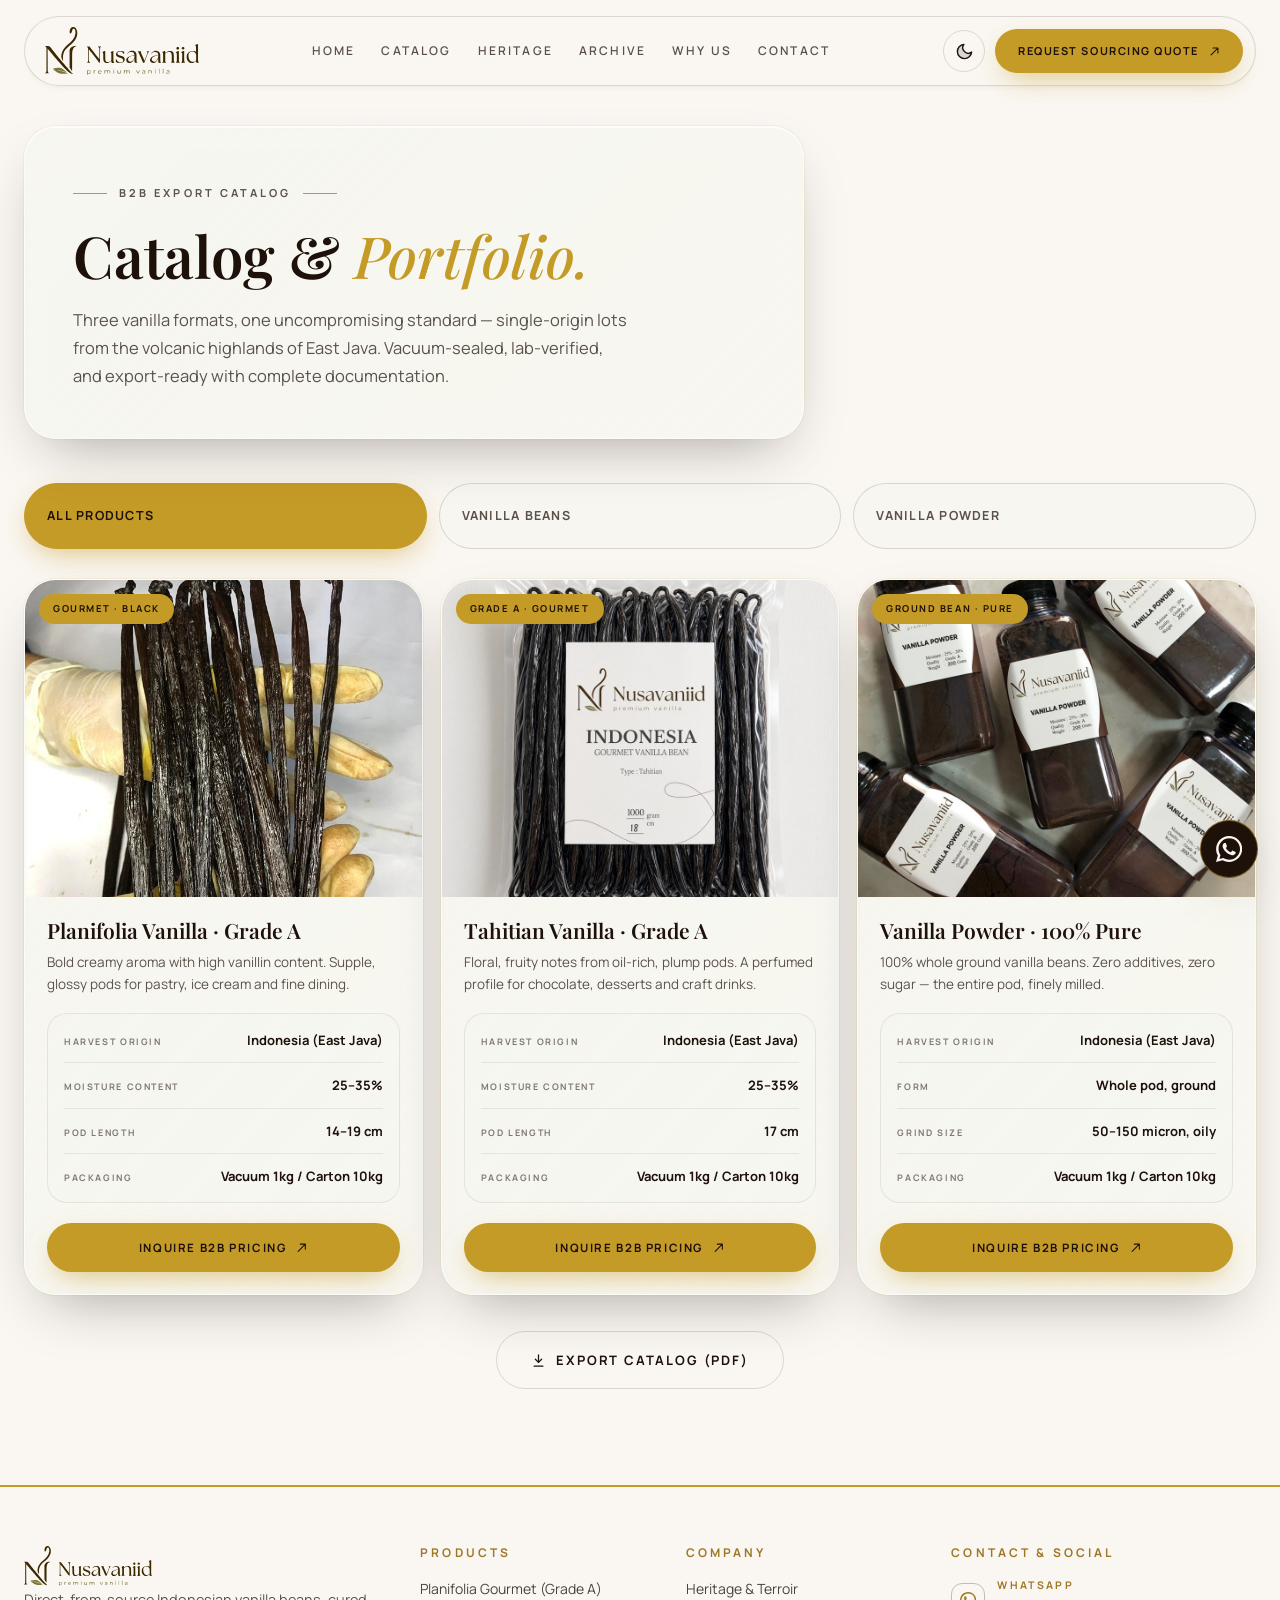
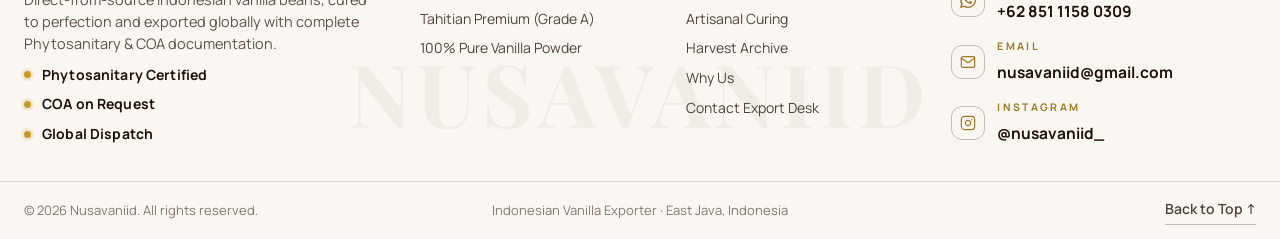
<file: products.html>
<!DOCTYPE html>
<html lang="en">
  <head>
    <meta charset="UTF-8" />
    <meta name="viewport" content="width=device-width, initial-scale=1.0" />
    <meta name="theme-color" content="#1E110A" />
    <meta name="description" content="Nusavaniid B2B export catalog — Planifolia & Tahitian vanilla beans and 100% pure vanilla powder. Harvest origin, moisture content, pod length and vacuum bulk packaging." />
    <meta name="robots" content="index, follow" />
    <link rel="icon" type="image/svg+xml" href="/assets/favicon.svg?v=3" />
    <link rel="icon" type="image/png" sizes="64x64" href="/assets/favicon.png?v=3" />
    <title>B2B Catalog & Portfolio | Nusavaniid</title>
    <link rel="preconnect" href="https://fonts.googleapis.com" />
    <link rel="preconnect" href="https://fonts.gstatic.com" crossorigin />
    <link href="https://fonts.googleapis.com/css2?family=Manrope:wght@300;400;500;600;700&family=Playfair+Display:ital,wght@0,500;0,600;0,700;1,400;1,500;1,600&display=swap" rel="stylesheet" />
    <link rel="stylesheet" href="styles.css?v=8.3" />
  </head>
  <body>
    <!-- Header -->
    <header class="site-header" id="header">
      <div class="container nav-wrap">
        <a class="brand logo-brand" href="/" aria-label="Nusavaniid home">
          <img class="brand-logo" src="assets/nusavaniid-logo.svg?v=5" alt="Nusavaniid Indonesian Vanilla" />
        </a>
        <nav class="desktop-nav" aria-label="Primary navigation">
          <a href="/">Home</a>
          <a href="/products" aria-current="page">Catalog</a>
          <a href="/#about">Heritage</a>
          <a href="/#gallery">Archive</a>
          <a href="/#why">Why Us</a>
          <a href="/#contact">Contact</a>
        </nav>
        <div class="nav-actions">
          <button class="icon-button theme-button" id="themeButton" type="button" aria-label="Switch appearance">
            <svg class="theme-icon sun-icon" viewBox="0 0 24 24" width="19" height="19" fill="none" stroke="currentColor" stroke-width="1.8" stroke-linecap="round" stroke-linejoin="round" aria-hidden="true">
              <circle cx="12" cy="12" r="4.5" fill="currentColor" fill-opacity="0.2"/>
              <line x1="12" y1="1" x2="12" y2="3"/>
              <line x1="12" y1="21" x2="12" y2="23"/>
              <line x1="4.22" y1="4.22" x2="5.64" y2="5.64"/>
              <line x1="18.36" y1="18.36" x2="19.78" y2="19.78"/>
              <line x1="1" y1="12" x2="3" y2="12"/>
              <line x1="21" y1="12" x2="23" y2="12"/>
              <line x1="4.22" y1="19.78" x2="5.64" y2="18.36"/>
              <line x1="18.36" y1="5.64" x2="19.78" y2="4.22"/>
            </svg>
          </button>
          <a class="button gold nav-quote" href="/#contact">
            <span>Request Sourcing Quote</span>
            <span class="arrow-icon" aria-hidden="true">
              <svg viewBox="0 0 16 16" width="15" height="15" fill="none" xmlns="http://www.w3.org/2000/svg">
                <path d="M3 13L13 3M6 3H13V10" stroke="currentColor" stroke-width="1.5" stroke-linecap="round" stroke-linejoin="round"/>
              </svg>
            </span>
          </a>
          <button class="icon-button mobile-menu-button" id="menuButton" type="button" aria-label="Open navigation menu" aria-expanded="false" aria-controls="mobileNav">☰</button>
        </div>
      </div>
      <nav class="mobile-nav" id="mobileNav" aria-label="Mobile navigation" aria-hidden="true"></nav>
    </header>

    <main>
      <!-- Catalog Hero -->
      <section class="section catalog-section" id="catalog">
        <div class="container">
          <div class="glass-panel catalog-hero rise">
            <div class="eyebrow">
              <span class="eyebrow-dash"></span>
              <b>B2B EXPORT CATALOG</b>
              <span class="eyebrow-dash"></span>
            </div>
            <h1>Catalog &amp; <i>Portfolio.</i></h1>
            <p>
              Three vanilla formats, one uncompromising standard — single-origin lots from the volcanic highlands of East Java. Vacuum-sealed, lab-verified, and export-ready with complete documentation.
            </p>
          </div>

          <!-- Filter tabs -->
          <div class="product-tabs catalog-filters" id="catalogFilters" role="tablist" aria-label="Filter products">
            <button class="product-tab active" data-filter="all" role="tab" aria-selected="true">All Products</button>
            <button class="product-tab" data-filter="beans" role="tab" aria-selected="false">Vanilla Beans</button>
            <button class="product-tab" data-filter="powder" role="tab" aria-selected="false">Vanilla Powder</button>
          </div>

          <!-- Catalog grid (rendered by script.js) -->
          <div class="catalog-grid" id="catalogGrid"></div>

          <div class="home-products-cta reveal">
            <a class="button outline large" href="nusavaniid-catalog.pdf" target="_blank" rel="noopener">
              <svg viewBox="0 0 24 24" width="15" height="15" fill="none" stroke="currentColor" stroke-width="2" stroke-linecap="round" stroke-linejoin="round" aria-hidden="true"><path d="M12 3v12"/><path d="m7 10 5 5 5-5"/><path d="M5 21h14"/></svg>
              <span>Export Catalog (PDF)</span>
            </a>
          </div>
        </div>
      </section>
    </main>

    <!-- Footer -->
    <footer class="site-footer">
      <div class="container footer-grid">
        <div class="footer-brand-col">
          <a class="brand footer-brand" href="/#top">
            <img class="brand-logo" src="assets/nusavaniid-logo.svg?v=5" alt="Nusavaniid premium vanilla" />
          </a>
          <p>
            Direct-from-source Indonesian vanilla beans, cured to perfection and exported globally with complete Phytosanitary &amp; COA documentation.
          </p>
          <div class="footer-meta-badges">
            <span>Phytosanitary Certified</span>
            <span>COA on Request</span>
            <span>Global Dispatch</span>
          </div>
        </div>
        <div>
          <h4>The Collection</h4>
          <a href="/products">Planifolia Gourmet (Grade A)</a>
          <a href="/products">Tahitian Premium (Grade A)</a>
          <a href="/products">100% Pure Vanilla Powder</a>
        </div>
        <div>
          <h4>Company</h4>
          <a href="/#about">Heritage &amp; Terroir</a>
          <a href="/#process">Artisanal Curing</a>
          <a href="/#gallery">Harvest Archive</a>
          <a href="/#why">Why Us</a>
          <a href="/#contact">Contact Export Desk</a>
        </div>
        <div>
          <h4>Contact &amp; Social</h4>
          <div class="footer-contact-rows">
            <a class="contact-row" data-site-link="whatsapp" href="https://wa.me/6285111580309" target="_blank" rel="noopener">
              <span class="contact-ic" aria-hidden="true">
                <svg viewBox="0 0 24 24" fill="currentColor"><path d="M20.52 3.48A11.78 11.78 0 0 0 12.13 0C5.5 0 .11 5.39.11 12.03c0 2.12.55 4.2 1.6 6.03L0 24l6.1-1.6a12 12 0 0 0 6.03 1.53h.01c6.63 0 12.03-5.4 12.03-12.03 0-3.21-1.25-6.23-3.65-8.42zM12.14 21.9a9.9 9.9 0 0 1-5.04-1.38l-.36-.21-3.62.95.97-3.53-.24-.37a9.9 9.9 0 0 1-1.52-5.33c0-5.47 4.45-9.92 9.92-9.92 2.65 0 5.14 1.03 7.01 2.91a9.87 9.87 0 0 1 2.9 7.01c0 5.47-4.45 9.92-9.92 9.92zm5.44-7.42c-.3-.15-1.77-.87-2.04-.97-.27-.1-.47-.15-.67.15-.2.3-.77.97-.94 1.17-.17.2-.35.22-.65.07-.3-.15-1.26-.46-2.4-1.47-.89-.79-1.49-1.77-1.67-2.07-.17-.3-.02-.46.13-.61.14-.13.3-.35.45-.52.15-.17.2-.3.3-.5.1-.2.05-.37-.02-.52-.08-.15-.67-1.61-.92-2.21-.24-.58-.49-.5-.67-.51h-.57c-.2 0-.52.07-.79.37-.27.3-1.04 1.02-1.04 2.48s1.07 2.87 1.22 3.07c.15.2 2.1 3.21 5.08 4.5.71.31 1.27.5 1.7.64.71.23 1.36.2 1.87.12.57-.08 1.77-.72 2.02-1.42.25-.7.25-1.3.17-1.42-.07-.12-.27-.2-.57-.35z"/></svg>
              </span>
              <span class="contact-tx"><small>WhatsApp</small><b>+62 851 1158 0309</b></span>
            </a>
            <a class="contact-row" href="mailto:nusavaniid@gmail.com">
              <span class="contact-ic" aria-hidden="true">
                <svg viewBox="0 0 24 24" fill="none" stroke="currentColor" stroke-width="1.8" stroke-linecap="round" stroke-linejoin="round"><path d="M4 4h16c1.1 0 2 .9 2 2v12c0 1.1-.9 2-2 2H4c-1.1 0-2-.9-2-2V6c0-1.1.9-2 2-2z"/><polyline points="22,6 12,13 2,6"/></svg>
              </span>
              <span class="contact-tx"><small>Email</small><b>nusavaniid@gmail.com</b></span>
            </a>
            <a class="contact-row" data-site-link="instagram" href="https://www.instagram.com/nusavaniid_/" target="_blank" rel="noopener">
              <span class="contact-ic" aria-hidden="true">
                <svg viewBox="0 0 24 24" fill="none" stroke="currentColor" stroke-width="1.8" stroke-linecap="round" stroke-linejoin="round"><rect x="2" y="2" width="20" height="20" rx="5" ry="5"/><path d="M16 11.37A4 4 0 1 1 12.63 8 4 4 0 0 1 16 11.37z"/><line x1="17.5" y1="6.5" x2="17.51" y2="6.5"/></svg>
              </span>
              <span class="contact-tx"><small>Instagram</small><b>@nusavaniid_</b></span>
            </a>
          </div>
        </div>
      </div>
      <div class="container footer-bottom">
        <span>© <span id="year"></span> Nusavaniid. All rights reserved.</span>
        <span class="footer-bottom-tag">Indonesian Vanilla Exporter · East Java, Indonesia</span>
        <a class="footer-top-link" href="#top">Back to Top ↑</a>
      </div>
    </footer>

    <!-- WhatsApp Floating Action -->
    <div class="whatsapp-wrap">
      <div class="whatsapp-card" id="whatsappCard">
        <b>Direct Export Desk</b>
        <small>Available 24/7 · Rapid Global Response</small>
        <p>Halo! How can our export directors assist your sourcing needs today?</p>
        <a data-site-link="whatsapp" href="https://wa.me/6285111580309" target="_blank" rel="noopener">◉ Start Live WhatsApp Chat</a>
      </div>
      <button class="whatsapp-button" id="whatsappButton" type="button" aria-label="Open WhatsApp chat">
        <svg viewBox="0 0 24 24" aria-hidden="true">
          <path d="M20.52 3.48A11.78 11.78 0 0 0 12.13 0C5.5 0 .11 5.39.11 12.03c0 2.12.55 4.2 1.6 6.03L0 24l6.1-1.6a12 12 0 0 0 6.03 1.53h.01c6.63 0 12.03-5.4 12.03-12.03 0-3.21-1.25-6.23-3.65-8.42zM12.14 21.9a9.9 9.9 0 0 1-5.04-1.38l-.36-.21-3.62.95.97-3.53-.24-.37a9.9 9.9 0 0 1-1.52-5.33c0-5.47 4.45-9.92 9.92-9.92 2.65 0 5.14 1.03 7.01 2.91a9.87 9.87 0 0 1 2.9 7.01c0 5.47-4.45 9.92-9.92 9.92zm5.44-7.42c-.3-.15-1.77-.87-2.04-.97-.27-.1-.47-.15-.67.15-.2.3-.77.97-.94 1.17-.17.2-.35.22-.65.07-.3-.15-1.26-.46-2.4-1.47-.89-.79-1.49-1.77-1.67-2.07-.17-.3-.02-.46.13-.61.14-.13.3-.35.45-.52.15-.17.2-.3.3-.5.1-.2.05-.37-.02-.52-.08-.15-.67-1.61-.92-2.21-.24-.58-.49-.5-.67-.51h-.57c-.2 0-.52.07-.79.37-.27.3-1.04 1.02-1.04 2.48s1.07 2.87 1.22 3.07c.15.2 2.1 3.21 5.08 4.5.71.31 1.27.5 1.7.64.71.23 1.36.2 1.87.12.57-.08 1.77-.72 2.02-1.42.25-.7.25-1.3.17-1.42-.07-.12-.27-.2-.57-.35z"></path>
        </svg>
      </button>
    </div>

    <div class="toast" id="toast" role="status"></div>
    <script src="site.config.js"></script>
    <script src="script.js?v=5.3"></script>
  </body>
</html>
</file>
<file: styles.css>
/* =========================================================
   NUSAVANIID — Emergent glass design system
   Palette: cream / sand / pod (dark cocoa) / gold
   Type: Playfair Display (display) + Manrope (body)
   Themes: light (cream glass, default) + body.dark (pod glass)
   ========================================================= */

:root {
  --cream: #faf7f2;
  --sand: #efe6d7;
  --pod: #1e110a;
  --gold: #c59b27;
  --gold-bright: #d9ad3d;
  --gold-deep: #a37c16;

  --bg: var(--cream);
  --bg-soft: rgba(250, 247, 242, 0.5);
  --ink: var(--pod);
  --text: var(--pod);
  --text-soft: rgba(31, 18, 10, 0.72);
  --text-muted: rgba(31, 18, 10, 0.55);
  --line: rgba(31, 18, 10, 0.14);
  --line-soft: rgba(31, 18, 10, 0.08);

  --glass-bg: linear-gradient(135deg, rgba(245, 246, 240, 0.82), rgba(245, 246, 240, 0.6));
  --glass-border: rgba(255, 255, 255, 0.55);
  --glass-shadow:
    inset 0 1px 0 rgba(255, 255, 255, 0.7),
    0 0 0 1px rgba(196, 154, 39, 0.1),
    0 24px 60px -24px rgba(31, 18, 10, 0.4);
  --glass-glow:
    inset 0 1px 0 rgba(255, 255, 255, 0.7),
    0 0 0 1px rgba(196, 154, 39, 0.45),
    0 0 34px rgba(196, 154, 39, 0.3),
    0 30px 70px -28px rgba(31, 18, 10, 0.5);
  --glass-dark-bg: rgba(31, 18, 10, 0.84);
  --glass-dark-border: rgba(245, 246, 240, 0.14);
  --field-bg: rgba(245, 246, 240, 0.72);
  --media-bg: #f2ecdf;
  --shadow-float: 0 18px 50px -20px rgba(31, 18, 10, 0.75);
  --header-bg: rgba(250, 247, 242, 0.85);
  --header-text: #1e110a;
  --header-soft: rgba(30, 17, 10, 0.72);
  --header-line: rgba(30, 17, 10, 0.14);
  --header-accent: var(--gold-deep);

  --font-display: "Playfair Display", Georgia, serif;
  --font-body: "Manrope", system-ui, sans-serif;
  --font-label: "Manrope", system-ui, sans-serif;

  /* Footer follows the theme — same surface as the page */
  --footer-bg: var(--cream);
  --footer-heading: #9e7826;
  --footer-text: rgba(30, 17, 10, 0.72);
  --footer-strong: #1e110a;
  --footer-muted: rgba(30, 17, 10, 0.55);
  --footer-line: rgba(30, 17, 10, 0.12);
  --footer-badge-border: rgba(30, 17, 10, 0.2);
  --footer-badge-text: rgba(30, 17, 10, 0.7);
  --footer-link: rgba(30, 17, 10, 0.78);
  --footer-social-border: rgba(30, 17, 10, 0.25);
  --footer-social: #1e110a;

  --r-lg: 2rem;
  --r-md: 1.25rem;
  --r-pill: 999px;
}

body.dark {
  --bg: #170d07;
  --bg-soft: rgba(20, 11, 6, 0.55);
  --text: var(--cream);
  --text-soft: rgba(245, 246, 240, 0.75);
  --text-muted: rgba(245, 246, 240, 0.52);
  --line: rgba(245, 246, 240, 0.16);
  --line-soft: rgba(245, 246, 240, 0.09);

  --glass-bg: linear-gradient(135deg, rgba(41, 25, 14, 0.72), rgba(31, 18, 10, 0.55));
  --glass-border: rgba(245, 246, 240, 0.14);
  --glass-shadow:
    inset 0 1px 0 rgba(245, 246, 240, 0.08),
    0 0 0 1px rgba(196, 154, 39, 0.12),
    0 24px 60px -24px rgba(0, 0, 0, 0.65);
  --glass-glow:
    inset 0 1px 0 rgba(245, 246, 240, 0.1),
    0 0 0 1px rgba(196, 154, 39, 0.5),
    0 0 34px rgba(196, 154, 39, 0.28),
    0 30px 70px -28px rgba(0, 0, 0, 0.7);
  --glass-dark-bg: rgba(20, 11, 6, 0.88);
  --glass-dark-border: rgba(245, 246, 240, 0.12);
  --field-bg: rgba(31, 18, 10, 0.6);
  --media-bg: #f2ecdf;
  --header-bg: rgba(20, 11, 6, 0.9);
  --header-text: var(--cream);
  --header-soft: rgba(245, 246, 240, 0.7);
  --header-line: rgba(245, 246, 240, 0.16);
  --header-accent: var(--gold-bright);

  --footer-bg: var(--bg);
  --footer-heading: var(--gold-bright);
  --footer-text: rgba(245, 246, 240, 0.66);
  --footer-strong: var(--cream);
  --footer-muted: rgba(245, 246, 240, 0.5);
  --footer-line: rgba(245, 246, 240, 0.1);
  --footer-badge-border: rgba(245, 246, 240, 0.16);
  --footer-badge-text: rgba(245, 246, 240, 0.75);
  --footer-link: rgba(245, 246, 240, 0.72);
  --footer-social-border: rgba(245, 246, 240, 0.2);
  --footer-social: rgba(245, 246, 240, 0.85);
}

/* ---------- Base ---------- */

*,
*::before,
*::after {
  box-sizing: border-box;
}

html {
  scroll-behavior: smooth;
}

body {
  margin: 0;
  background: var(--bg);
  color: var(--text);
  font-family: var(--font-body);
  font-size: 16px;
  line-height: 1.7;
  -webkit-font-smoothing: antialiased;
  -webkit-tap-highlight-color: transparent;
  overflow-x: hidden;
}

/* Page background: clean canvas (no photo layer) */

h1,
h2,
h3,
.font-display {
  font-family: var(--font-display);
  font-weight: 600;
  line-height: 1.12;
  margin: 0;
  color: var(--text);
}

p {
  margin: 0;
}

a {
  color: inherit;
}

img {
  max-width: 100%;
}

::selection {
  background: rgba(196, 154, 39, 0.35);
  color: var(--pod);
}

:focus-visible {
  outline: 2px solid var(--gold);
  outline-offset: 3px;
  border-radius: 4px;
}

.container {
  width: 100%;
  max-width: 1320px;
  margin-inline: auto;
  padding-inline: 24px;
}

.section {
  padding: 96px 0;
  position: relative;
}

/* sticky navbar clearance when jumping to anchors */
section[id] {
  scroll-margin-top: 20px;
}

.section.soft {
  background: var(--bg-soft);
  border-block: 1px solid var(--line-soft);
}

.split {
  display: grid;
  grid-template-columns: 1.05fr 1fr;
  gap: 56px;
  align-items: center;
}

.centered {
  text-align: center;
}

/* ---------- Shared components ---------- */

.eyebrow {
  display: inline-flex;
  align-items: center;
  gap: 12px;
  font-family: var(--font-label);
  font-size: 11px;
  font-weight: 700;
  letter-spacing: 0.28em;
  text-transform: uppercase;
  color: var(--text-muted);
}

.eyebrow-dash {
  display: inline-block;
  width: 34px;
  height: 1px;
  background: var(--gold);
}

.eyebrow b {
  font-weight: 700;
  color: var(--text-soft);
}

.section-heading {
  margin-bottom: 52px;
}

.section-heading h2 {
  font-size: clamp(30px, 4vw, 46px);
  margin: 18px 0 14px;
}

.section-heading h2 i,
.hero h1 i,
.about-section h2 i {
  font-style: italic;
  font-weight: 500;
  color: var(--gold);
}

.section-heading p {
  color: var(--text-soft);
  max-width: 620px;
  margin-inline: auto;
}

.section-heading:not(.centered) p {
  margin-inline: 0;
}

/* Glass recipe applied to existing card selectors */
.mini-card,
.feature-card,
.process-step,
.testimonial,
.gallery-item,
.product-detail,
.map-card,
.contact-card,
.stat-card {
  background: var(--glass-bg);
  backdrop-filter: blur(14px) saturate(140%);
  -webkit-backdrop-filter: blur(14px) saturate(140%);
  border: 1px solid var(--glass-border);
  border-radius: var(--r-lg);
  box-shadow: var(--glass-shadow);
  transition:
    border-color 0.45s ease,
    box-shadow 0.45s ease,
    transform 0.45s ease;
}

.mini-card:hover,
.feature-card:hover,
.process-step:hover,
.testimonial:hover {
  border-color: rgba(196, 154, 39, 0.85);
  box-shadow: var(--glass-glow);
  transform: translateY(-4px);
}

/* Buttons — Emergent pill style */

.button {
  display: inline-flex;
  align-items: center;
  justify-content: center;
  gap: 10px;
  padding: 15px 30px;
  border-radius: var(--r-pill);
  font-family: var(--font-label);
  font-size: 13px;
  font-weight: 700;
  letter-spacing: 0.14em;
  text-transform: uppercase;
  text-decoration: none;
  border: 1px solid transparent;
  cursor: pointer;
  transition: 0.3s ease;
}

.button.large {
  padding: 17px 34px;
}

.button.full-width {
  width: 100%;
}

.button.gold {
  background: var(--gold);
  color: var(--pod);
  box-shadow: 0 10px 30px -10px rgba(196, 154, 39, 0.7);
}

.button.gold:hover {
  background: var(--gold-bright);
  box-shadow: 0 0 28px rgba(196, 154, 39, 0.55);
  transform: translateY(-2px);
}

.button.outline {
  background: transparent;
  border-color: var(--line);
  color: var(--text);
}

.button.outline:hover {
  background: var(--pod);
  color: var(--cream);
  border-color: var(--pod);
}

body.dark .button.outline:hover {
  background: var(--cream);
  color: var(--pod);
  border-color: var(--cream);
}

.arrow-icon {
  display: inline-flex;
  width: 1em;
  height: 1em;
}

.arrow-icon svg {
  width: 100%;
  height: 100%;
}

/* ---------- Header ---------- */

.site-header {
  position: relative;
  z-index: 50;
  padding: 16px 24px 0;
}

.site-header .nav-wrap {
  display: flex;
  align-items: center;
  justify-content: space-between;
  gap: 18px;
  /* aligns the pill's left/right edges with the 1320px wrapper's
     content area (1320 - 2 × 24px padding) used by map card & footer */
  width: min(1272px, 100%);
  padding: 10px 12px 10px 20px;
  border-radius: var(--r-pill);
  background: var(--header-bg);
  border: 1px solid var(--header-line);
  box-shadow: 0 4px 14px -12px rgba(31, 18, 10, 0.35);
  color: var(--header-text);
}

.brand {
  display: inline-flex;
  align-items: center;
  text-decoration: none;
}

.brand-logo {
  height: 48px;
  width: auto;
  display: block;
  /* SVG logo uses transparent bg with pod-brown colors;
     filter invert only needed in dark mode */
}

/* Dark mode: invert the pod-brown to cream/white */
body.dark .brand-logo {
  filter: brightness(0) invert(1);
}

.desktop-nav {
  display: flex;
  align-items: center;
  gap: 26px;
}

.desktop-nav a {
  position: relative;
  padding: 8px 0;
  font-size: 12px;
  font-weight: 600;
  letter-spacing: 0.18em;
  text-transform: uppercase;
  text-decoration: none;
  color: var(--header-soft);
  transition: color 0.3s ease;
}

.desktop-nav a:hover {
  color: var(--header-accent);
}

.nav-actions {
  display: flex;
  align-items: center;
  gap: 10px;
}

.icon-button {
  display: grid;
  place-items: center;
  width: 42px;
  height: 42px;
  border-radius: var(--r-pill);
  border: 1px solid var(--header-line);
  background: transparent;
  color: var(--header-text);
  cursor: pointer;
  transition: 0.3s ease;
}

.icon-button:hover {
  border-color: var(--gold);
  color: var(--header-accent);
}

.nav-quote {
  padding: 12px 22px;
  font-size: 11px;
}

.mobile-menu-button {
  display: none;
  font-size: 18px;
  line-height: 1;
}

/* Mobile navigation sheet */

.mobile-nav {
  position: absolute;
  inset-inline: 24px;
  top: calc(100% + 8px);
  z-index: 60;
  display: none;
  flex-direction: column;
  padding: 22px 26px 26px;
  border-radius: var(--r-lg);
  background: var(--glass-dark-bg);
  backdrop-filter: blur(16px);
  -webkit-backdrop-filter: blur(16px);
  border: 1px solid var(--glass-dark-border);
  box-shadow: var(--shadow-float);
  color: var(--cream);
}

.mobile-nav.open {
  display: flex;
}

.mobile-nav a {
  padding: 15px 2px;
  border-bottom: 1px solid rgba(245, 246, 240, 0.1);
  font-family: var(--font-display);
  font-size: 24px;
  text-decoration: none;
  color: var(--cream);
  transition: color 0.25s ease;
}

.mobile-nav a:hover {
  color: var(--gold-bright);
}

.mobile-nav .mobile-nav-quote {
  margin-top: 20px;
  border-bottom: 0;
  justify-content: center;
  font-family: var(--font-label);
  font-size: 12px;
  letter-spacing: 0.14em;
  text-transform: uppercase;
}

.mobile-nav-divider {
  height: 1px;
  margin: 18px 0 0;
  background: rgba(245, 246, 240, 0.1);
}

.mobile-theme-row {
  display: flex;
  align-items: center;
  justify-content: space-between;
  gap: 12px;
  margin-top: 18px;
  padding-top: 16px;
  border-top: 1px solid rgba(245, 246, 240, 0.1);
}

.mobile-theme-label {
  font-size: 11px;
  letter-spacing: 0.22em;
  text-transform: uppercase;
  color: rgba(245, 246, 240, 0.6);
}

.mobile-theme-btn {
  display: inline-flex;
  align-items: center;
  gap: 8px;
  padding: 9px 16px;
  border-radius: var(--r-pill);
  border: 1px solid rgba(245, 246, 240, 0.2);
  background: transparent;
  color: var(--cream);
  font-size: 12px;
  cursor: pointer;
}

.mobile-theme-btn:hover {
  border-color: var(--gold);
  color: var(--gold-bright);
}

.mobile-theme-icon {
  display: inline-flex;
}

/* ---------- Hero ---------- */

.hero {
  position: relative;
  min-height: min(880px, calc(100svh - 80px));
  display: flex;
  align-items: center;
  padding: 24px 0 120px;
  isolation: isolate;
}

/* The page-wide harvest photo shows through; hide the local copy */
.hero-image,
.hero-overlay {
  display: none;
}

.hero-glow {
  position: absolute;
  inset: 0;
  z-index: -1;
  background: radial-gradient(circle at 78% 26%, rgba(196, 154, 39, 0.28), transparent 40%);
}

.hero-content {
  position: relative;
  /* .container handles the width cap so the hero matches
     the section width below it */
  padding: clamp(30px, 4.5vw, 52px);
  border-radius: var(--r-lg);
  background: var(--glass-bg);
  backdrop-filter: blur(16px) saturate(150%);
  -webkit-backdrop-filter: blur(16px) saturate(150%);
  border: 1px solid var(--glass-border);
  box-shadow: var(--glass-shadow);
  overflow: hidden;
}

/* sheen */
.hero-content::before {
  content: "";
  position: absolute;
  inset: 0;
  background: linear-gradient(115deg, rgba(255, 255, 255, 0.35) 0%, transparent 38%);
  pointer-events: none;
}

.hero-content > * {
  position: relative;
}

.hero-index {
  position: absolute;
  top: 22px;
  right: 26px;
  font-size: 10px;
  letter-spacing: 0.3em;
  color: var(--text-muted);
  font-weight: 600;
}

.hero .eyebrow {
  color: var(--gold-deep);
}

.hero .eyebrow b {
  color: var(--text-soft);
}

.hero h1 {
  margin: 20px 0 22px;
  font-size: clamp(38px, 5.4vw, 62px);
  line-height: 1.05;
  text-wrap: balance;
}

.hero p {
  color: var(--text-soft);
  font-size: 17px;
  max-width: 560px;
}

.hero-buttons {
  display: flex;
  flex-wrap: wrap;
  gap: 14px;
  margin-top: 34px;
}

.stats-panel {
  display: grid;
  grid-template-columns: repeat(4, minmax(0, 1fr));
  gap: 0;
  margin-top: 40px;
  border-top: 1px solid var(--line-soft);
  padding-top: 26px;
}

.stat-card {
  padding: 4px 18px;
  border: 0;
  border-left: 1px solid var(--line-soft);
  border-radius: 0;
  background: transparent;
  backdrop-filter: none;
  -webkit-backdrop-filter: none;
  box-shadow: none;
}

.stat-card:first-child {
  border-left: 0;
  padding-left: 0;
}

.stat-card small,
.stat-label {
  display: block;
  font-size: 9.5px;
  font-weight: 700;
  letter-spacing: 0.24em;
  text-transform: uppercase;
  color: var(--text-muted);
}

.stat-card strong {
  display: block;
  margin-top: 6px;
  font-family: var(--font-display);
  font-size: 24px;
  color: var(--text);
}

.stat-card small {
  display: block;
  margin-top: 2px;
  font-size: 12px;
  color: var(--text-soft);
}

/* ---------- Trust strip ---------- */

.trust-strip {
  overflow: hidden;
  padding: 18px 0;
  border-block: 1px solid var(--line-soft);
  background: var(--glass-dark-bg);
  color: var(--cream);
}

.trust-track {
  display: flex;
  gap: 48px;
  width: max-content;
  animation: trust-marquee 36s linear infinite;
}

.trust-track span {
  display: inline-flex;
  align-items: center;
  gap: 10px;
  font-size: 11px;
  font-weight: 700;
  letter-spacing: 0.24em;
  text-transform: uppercase;
  white-space: nowrap;
  color: rgba(245, 246, 240, 0.78);
}

.trust-track span::before {
  content: "◆";
  color: var(--gold-bright);
  font-size: 8px;
}

@keyframes trust-marquee {
  to {
    transform: translateX(-50%);
  }
}

/* ---------- About / heritage ---------- */

.about-visual {
  position: relative;
}

.about-image-wrapper {
  position: relative;
  border-radius: var(--r-lg);
  overflow: hidden;
  border: 1px solid var(--glass-border);
  box-shadow: var(--glass-shadow);
}

.about-image-wrapper img {
  display: block;
  width: 100%;
  height: 520px;
  object-fit: cover;
  transition: transform 0.8s ease;
}

.about-image-wrapper:hover img {
  transform: scale(1.04);
}

.visual-badge {
  position: absolute;
  left: 20px;
  bottom: 20px;
  padding: 12px 18px;
  border-radius: var(--r-md);
  background: var(--glass-dark-bg);
  backdrop-filter: blur(12px);
  -webkit-backdrop-filter: blur(12px);
  border: 1px solid var(--glass-dark-border);
  color: var(--cream);
}

.visual-badge small {
  display: block;
  font-size: 9px;
  font-weight: 700;
  letter-spacing: 0.26em;
  color: var(--gold-bright);
}

.visual-badge b {
  font-family: var(--font-display);
  font-size: 15px;
}

.about-sub-image {
  position: absolute;
  right: -18px;
  bottom: -30px;
  width: 200px;
  border-radius: var(--r-md);
  overflow: hidden;
  border: 1px solid var(--glass-border);
  box-shadow: var(--glass-shadow);
}

.about-sub-image img {
  display: block;
  width: 100%;
  height: 150px;
  object-fit: cover;
}

.section-copy h2 {
  font-size: clamp(30px, 3.6vw, 44px);
  margin: 18px 0 20px;
}

.section-copy p {
  color: var(--text-soft);
  margin-bottom: 16px;
}

.mini-cards {
  display: grid;
  grid-template-columns: repeat(3, minmax(0, 1fr));
  margin-top: 34px;
}

.mini-card {
  padding: 20px 18px;
  border-radius: var(--r-md);
}

.mini-card + .mini-card {
  margin-left: 12px;
}

.mini-card-icon {
  color: var(--gold);
  font-size: 18px;
}

.mini-card b {
  display: block;
  margin: 10px 0 6px;
  font-family: var(--font-display);
  font-size: 16px;
}

.mini-card small {
  color: var(--text-soft);
  font-size: 12.5px;
  line-height: 1.6;
  display: block;
}

/* ---------- Products ---------- */

.products-section {
  overflow: hidden;
}

.product-tabs {
  display: grid;
  grid-template-columns: repeat(3, minmax(0, 1fr));
  gap: 12px;
  margin-bottom: 30px;
}

.product-tabs {
  counter-reset: product-tab;
  display: grid;
  grid-template-columns: repeat(3, minmax(0, 1fr));
  gap: 12px;
  margin-bottom: 30px;
}

.product-tab {
  counter-increment: product-tab;
  display: flex;
  flex-direction: column;
  justify-content: center;
  gap: 6px;
  min-width: 0;
  min-height: 66px;
  padding: 13px 22px;
  border-radius: var(--r-pill);
  border: 1px solid var(--line);
  background: var(--field-bg);
  color: var(--text-soft);
  font-family: var(--font-label);
  font-size: 12.5px;
  font-weight: 700;
  letter-spacing: 0.1em;
  text-transform: uppercase;
  text-align: left;
  cursor: pointer;
  transition: 0.3s ease;
}

.product-tab::before {
  content: "0" counter(product-tab);
  font-size: 9px;
  letter-spacing: 0.3em;
  color: var(--gold-deep);
  font-weight: 700;
}

.product-tab:hover {
  border-color: var(--gold);
  color: var(--text);
}

.product-tab.active {
  background: var(--gold);
  border-color: var(--gold);
  color: var(--pod);
  box-shadow: 0 10px 30px -10px rgba(196, 154, 39, 0.7);
}

.product-tab.active::before {
  color: rgba(31, 18, 10, 0.65);
}

.product-detail {
  display: grid;
  grid-template-columns: minmax(320px, 0.88fr) minmax(0, 1.12fr);
  gap: 0;
  padding: 0;
  overflow: hidden;
}

.product-detail:hover {
  border-color: rgba(196, 154, 39, 0.5);
  box-shadow: var(--glass-glow);
  transform: none;
}

.product-media {
  position: relative;
  display: flex;
  align-items: center;
  justify-content: center;
  min-height: 520px;
  padding: 34px;
  background: var(--media-bg);
  border-right: 1px solid var(--line-soft);
}

.product-media::after {
  content: none;
}

.product-media img {
  display: block;
  position: relative;
  z-index: 1;
  width: min(100%, 430px);
  height: auto;
  max-height: 520px;
  object-fit: contain;
  opacity: 1;
  filter: none;
  mix-blend-mode: normal;
  transition: transform 0.5s ease;
}

.product-detail:hover .product-media img {
  transform: scale(1.03);
}

.product-origin-pill {
  position: absolute;
  right: 22px;
  bottom: 22px;
  padding: 8px 16px;
  border-radius: var(--r-pill);
  background: var(--glass-dark-bg);
  border: 1px solid rgba(196, 154, 39, 0.45);
  color: var(--cream);
  font-size: 9.5px;
  font-weight: 700;
  letter-spacing: 0.2em;
  text-transform: uppercase;
  white-space: nowrap;
}

.product-copy {
  padding: clamp(28px, 4vw, 50px);
  display: flex;
  flex-direction: column;
}

.product-badges {
  display: flex;
  flex-wrap: wrap;
  gap: 10px;
}

.tag {
  display: inline-flex;
  align-items: center;
  gap: 6px;
  padding: 7px 14px;
  border-radius: var(--r-pill);
  border: 1px solid rgba(196, 154, 39, 0.5);
  background: var(--field-bg);
  color: var(--text-soft);
  font-size: 10px;
  font-weight: 700;
  letter-spacing: 0.16em;
  text-transform: uppercase;
}

.gold-tag {
  color: var(--gold-deep);
}

body.dark .gold-tag {
  color: var(--gold-bright);
}

.product-copy h3 {
  margin: 22px 0 10px;
  font-size: clamp(26px, 3vw, 40px);
  line-height: 1.08;
}

.product-pricing-block {
  margin: 20px 0 26px;
  padding: 22px 24px;
  border-radius: var(--r-md);
  border: 1px solid var(--line-soft);
  background: var(--field-bg);
}

.pricing-label {
  display: block;
  font-size: 9.5px;
  font-weight: 700;
  letter-spacing: 0.26em;
  text-transform: uppercase;
  color: var(--text-muted);
  margin-bottom: 14px;
}

.pricing-tiers {
  display: flex;
  flex-wrap: wrap;
  gap: 12px;
}

.price-chip {
  flex: 1 1 140px;
  padding: 14px 18px;
  border-radius: var(--r-md);
  border: 1px solid transparent;
  background: linear-gradient(135deg, var(--gold-bright), var(--gold));
  box-shadow: 0 10px 26px -14px rgba(196, 154, 39, 0.7);
  text-align: center;
}

.price-chip.featured {
  box-shadow: 0 0 28px rgba(196, 154, 39, 0.45);
}

.price-len {
  display: block;
  font-size: 11px;
  font-weight: 600;
  letter-spacing: 0.08em;
  color: rgba(31, 18, 10, 0.72);
}

.price-val {
  display: block;
  margin-top: 4px;
  font-family: var(--font-display);
  font-size: 24px;
  color: var(--pod);
}

.price-val small {
  font-family: var(--font-label);
  font-size: 11px;
  font-weight: 700;
  color: rgba(31, 18, 10, 0.6);
}

.spec-grid {
  display: grid;
  grid-template-columns: 1fr 1fr;
  gap: 0 34px;
  margin-bottom: 30px;
}

.spec-column > div {
  display: flex;
  flex-direction: column;
  padding: 13px 0;
  border-bottom: 1px solid var(--line-soft);
}

.spec-column small {
  font-size: 9.5px;
  font-weight: 700;
  letter-spacing: 0.22em;
  text-transform: uppercase;
  color: var(--text-muted);
}

.spec-column b {
  margin-top: 4px;
  font-size: 14.5px;
  color: var(--text);
}

.product-actions {
  display: flex;
  align-items: center;
  flex-wrap: wrap;
  gap: 14px;
  margin-top: auto;
}

.spec-csv {
  margin-left: 4px;
  color: var(--gold-deep);
  font-size: 10.5px;
  font-weight: 700;
  letter-spacing: 0.18em;
  text-transform: uppercase;
  text-decoration: none;
  border-bottom: 1px solid currentColor;
  padding-bottom: 3px;
  white-space: nowrap;
  transition: opacity 0.25s ease;
}

.spec-csv:hover {
  opacity: 0.7;
}

body.dark .spec-csv {
  color: var(--gold-bright);
}

/* ---------- Process ---------- */

/* 7 steps in centered rows — no empty cell bottom-right */
.process-line {
  display: flex;
  flex-wrap: wrap;
  justify-content: center;
  gap: 16px;
}

.process-step {
  flex: 0 0 calc(25% - 12px);
  padding: 26px 22px;
  border-radius: var(--r-lg);
}

.process-icon {
  display: grid;
  place-items: center;
  width: 46px;
  height: 46px;
  border-radius: var(--r-pill);
  background: var(--pod);
  color: var(--cream);
  margin-bottom: 16px;
}

body.dark .process-icon {
  background: var(--gold);
  color: var(--pod);
}

.process-icon svg {
  width: 20px;
  height: 20px;
  fill: none;
  stroke: currentColor;
  stroke-width: 1.7;
  stroke-linecap: round;
  stroke-linejoin: round;
}

.process-step small {
  display: block;
  font-size: 9px;
  font-weight: 700;
  letter-spacing: 0.26em;
  color: var(--gold-deep);
}

body.dark .process-step small {
  color: var(--gold-bright);
}

.process-step b {
  display: block;
  margin: 8px 0 8px;
  font-family: var(--font-display);
  font-size: 19px;
  color: var(--text);
}

.process-step p {
  font-size: 13px;
  color: var(--text-soft);
  line-height: 1.65;
}

/* ---------- Gallery ---------- */

.gallery-grid {
  display: grid;
  grid-template-columns: repeat(4, minmax(0, 1fr));
  gap: 16px;
}

.gallery-item {
  position: relative;
  margin: 0;
  padding: 0;
  overflow: hidden;
  border-radius: var(--r-lg);
  aspect-ratio: 1 / 1.05;
}

.gallery-item img {
  width: 100%;
  height: 100%;
  object-fit: cover;
  display: block;
  transition: transform 0.7s ease;
}

.gallery-item:hover img {
  transform: scale(1.06);
}

.gallery-item::after {
  content: "⤢";
  position: absolute;
  right: 14px;
  bottom: 14px;
  display: grid;
  place-items: center;
  width: 34px;
  height: 34px;
  border-radius: var(--r-pill);
  background: var(--glass-dark-bg);
  border: 1px solid var(--glass-dark-border);
  color: var(--cream);
  font-size: 14px;
  opacity: 0;
  transition: opacity 0.3s ease;
}

.gallery-item:hover::after {
  opacity: 1;
}

.gallery-item.is-hidden {
  display: none;
}

.gallery-action {
  display: flex;
  justify-content: center;
  margin-top: 34px;
}

.gallery-toggle-btn {
  display: inline-flex;
  align-items: center;
  gap: 10px;
  padding: 15px 30px;
  border-radius: var(--r-pill);
  border: 1px solid var(--line);
  background: var(--field-bg);
  color: var(--text);
  font-size: 12px;
  font-weight: 700;
  letter-spacing: 0.16em;
  text-transform: uppercase;
  cursor: pointer;
  transition: 0.3s ease;
}

.gallery-toggle-btn:hover {
  border-color: var(--gold);
  color: var(--gold-deep);
}

body.dark .gallery-toggle-btn:hover {
  color: var(--gold-bright);
}

.gallery-toggle-icon {
  transition: transform 0.3s ease;
}

.gallery-toggle-btn.expanded .gallery-toggle-icon {
  transform: rotate(180deg);
}

/* Lightbox */

.gallery-lightbox {
  position: fixed;
  inset: 0;
  z-index: 200;
  display: none;
  align-items: center;
  justify-content: center;
  padding: 40px;
  background: rgba(15, 8, 4, 0.94);
  backdrop-filter: blur(8px);
}

.gallery-lightbox.open {
  display: flex;
}

.gallery-lightbox-stage img {
  max-width: min(88vw, 1100px);
  max-height: 84vh;
  border-radius: var(--r-md);
  border: 1px solid rgba(245, 246, 240, 0.16);
  box-shadow: 0 40px 120px rgba(0, 0, 0, 0.7);
}

.gallery-lightbox-close,
.gallery-lightbox-arrow {
  position: absolute;
  display: grid;
  place-items: center;
  width: 52px;
  height: 52px;
  border-radius: var(--r-pill);
  border: 1px solid rgba(245, 246, 240, 0.24);
  background: rgba(31, 18, 10, 0.7);
  color: var(--cream);
  cursor: pointer;
  transition: 0.25s ease;
}

.gallery-lightbox-close {
  top: 26px;
  right: 26px;
}

.gallery-lightbox-prev {
  left: 26px;
  top: 50%;
  transform: translateY(-50%);
}

.gallery-lightbox-next {
  right: 26px;
  top: 50%;
  transform: translateY(-50%);
}

.gallery-lightbox-close:hover,
.gallery-lightbox-arrow:hover {
  border-color: var(--gold);
  color: var(--gold-bright);
}

.gallery-lightbox-counter {
  position: absolute;
  bottom: 26px;
  left: 50%;
  transform: translateX(-50%);
  font-size: 12px;
  letter-spacing: 0.24em;
  color: rgba(245, 246, 240, 0.7);
}

body.gallery-open {
  overflow: hidden;
}

/* ---------- Why us ---------- */

.why-backdrop {
  position: absolute;
  inset: 0;
  z-index: -1;
  background: radial-gradient(circle at 20% 20%, rgba(196, 154, 39, 0.12), transparent 45%);
}

.why-section .section-heading {
  max-width: 640px;
  margin-inline: 0;
}

.feature-grid {
  display: grid;
  grid-template-columns: repeat(4, minmax(0, 1fr));
  gap: 16px;
}

.feature-card {
  padding: 30px 26px;
  border-radius: var(--r-lg);
}

.feature-icon {
  display: grid;
  place-items: center;
  width: 48px;
  height: 48px;
  border-radius: var(--r-pill);
  background: var(--pod);
  color: var(--cream);
  margin-bottom: 18px;
}

body.dark .feature-icon {
  background: var(--gold);
  color: var(--pod);
}

.feature-icon svg {
  width: 21px;
  height: 21px;
  fill: none;
  stroke: currentColor;
  stroke-width: 1.7;
  stroke-linecap: round;
  stroke-linejoin: round;
}

.feature-card h3 {
  font-size: 20px;
  margin-bottom: 10px;
}

.feature-card p {
  font-size: 14px;
  color: var(--text-soft);
}

/* ---------- Testimonials ---------- */

.testimonial-grid {
  display: grid;
  grid-template-columns: repeat(2, minmax(0, 1fr));
  gap: 16px;
}

.testimonial {
  padding: 30px 28px;
  border-radius: var(--r-lg);
}

.stars {
  color: var(--gold);
  letter-spacing: 0.2em;
  font-size: 14px;
}

.testimonial blockquote {
  margin: 14px 0 18px;
  font-family: var(--font-display);
  font-size: 17.5px;
  font-style: italic;
  line-height: 1.6;
  color: var(--text);
}

.testimonial footer b {
  display: block;
  font-size: 14px;
}

.testimonial footer small {
  color: var(--text-muted);
  font-size: 12px;
}

/* ---------- Contact ---------- */

.contact-grid {
  display: grid;
  grid-template-columns: 1fr 1.05fr;
  gap: 56px;
  align-items: start;
}

.contact-list {
  display: flex;
  flex-direction: column;
  gap: 14px;
  margin-top: 30px;
}

.contact-card {
  display: flex;
  align-items: center;
  gap: 16px;
  padding: 18px 22px;
  border-radius: var(--r-md);
  text-decoration: none;
}

.contact-card:hover {
  border-color: rgba(196, 154, 39, 0.85);
  box-shadow: var(--glass-glow);
  transform: translateY(-2px);
}

.contact-icon {
  display: grid;
  place-items: center;
  width: 44px;
  height: 44px;
  border-radius: var(--r-pill);
  background: var(--pod);
  color: var(--cream);
  font-size: 16px;
  flex-shrink: 0;
}

body.dark .contact-icon {
  background: var(--gold);
  color: var(--pod);
}

.contact-card small {
  display: block;
  font-size: 9.5px;
  font-weight: 700;
  letter-spacing: 0.24em;
  text-transform: uppercase;
  color: var(--text-muted);
}

.contact-card b {
  display: block;
  font-size: 15px;
  color: var(--text);
}

.contact-form {
  padding: clamp(26px, 3.4vw, 40px);
  border-radius: var(--r-lg);
  background: var(--glass-bg);
  backdrop-filter: blur(14px) saturate(140%);
  -webkit-backdrop-filter: blur(14px) saturate(140%);
  border: 1px solid var(--glass-border);
  box-shadow: var(--glass-shadow);
}

.form-header h3 {
  font-size: 26px;
}

.form-header p {
  margin: 8px 0 24px;
  font-size: 13.5px;
  color: var(--text-soft);
}

.form-row {
  display: grid;
  grid-template-columns: 1fr 1fr;
  gap: 18px;
}

.contact-form label {
  display: block;
  margin-bottom: 16px;
  font-size: 10px;
  font-weight: 700;
  letter-spacing: 0.2em;
  text-transform: uppercase;
  color: var(--text-muted);
}

.contact-form input,
.contact-form select,
.contact-form textarea {
  width: 100%;
  margin-top: 7px;
  padding: 13px 16px;
  border-radius: var(--r-md);
  border: 1px solid var(--line);
  background: var(--field-bg);
  color: var(--text);
  font-family: var(--font-body);
  font-size: 14px;
  transition: border-color 0.25s ease;
}

.contact-form input:focus,
.contact-form select:focus,
.contact-form textarea:focus {
  outline: none;
  border-color: var(--gold);
}

/* Custom dropdown: hide native arrow, draw a gold chevron instead,
   and let the native options popup follow the active theme */
.contact-form select {
  appearance: none;
  -webkit-appearance: none;
  color-scheme: light;
  background-image: url("data:image/svg+xml;charset=utf-8,%3Csvg xmlns='http://www.w3.org/2000/svg' viewBox='0 0 24 24' fill='none' stroke='%23C59B27' stroke-width='2.4' stroke-linecap='round' stroke-linejoin='round'%3E%3Cpolyline points='6 9 12 15 18 9'/%3E%3C/svg%3E");
  background-repeat: no-repeat;
  background-position: right 16px center;
  background-size: 13px 13px;
  padding-right: 44px;
  cursor: pointer;
}

.contact-form select:focus {
  box-shadow: 0 0 0 3px rgba(197, 155, 39, 0.16);
}

body.dark .contact-form select {
  color-scheme: dark;
}

.contact-form textarea {
  resize: vertical;
  min-height: 96px;
}

.honeypot {
  position: absolute !important;
  left: -9999px;
  opacity: 0;
}

.contact-form .button {
  margin-top: 6px;
}

.contact-form .button + .button {
  margin-top: 12px;
}

.form-note {
  display: block;
  margin-top: 16px;
  text-align: center;
  font-size: 12px;
  color: var(--text-muted);
  letter-spacing: 0;
  text-transform: none;
}

/* ---------- Map ---------- */

.map-section {
  /* Not a .section — give it its own rhythm;
     bottom air before the footer */
  padding: 28px 0 72px;
}

.map-card {
  display: grid;
  grid-template-columns: 1fr 1.2fr;
  gap: 0;
  overflow: hidden;
}

.map-copy {
  padding: clamp(26px, 3.4vw, 46px);
}

.map-copy .eyebrow {
  margin-bottom: 14px;
}

.map-copy h2 {
  font-size: clamp(26px, 3vw, 38px);
  margin-bottom: 14px;
}

.map-copy p {
  color: var(--text-soft);
  margin-bottom: 24px;
}

.map-frame {
  min-height: 380px;
}

.map-frame iframe {
  width: 100%;
  height: 100%;
  border: 0;
  display: block;
}

/* ---------- Footer ---------- */

.site-footer {
  position: relative;
  overflow: hidden;
  background: var(--footer-bg);
  border-top: 2px solid var(--gold);
  color: var(--footer-text);
  padding: 56px 0 0;
}

/* Giant faint brand watermark behind the footer columns */
.site-footer::after {
  content: 'NUSAVANIID';
  position: absolute;
  left: 50%;
  top: 46%;
  transform: translateX(-50%);
  font-family: var(--font-display);
  font-weight: 700;
  font-size: clamp(44px, 6.8vw, 132px);
  letter-spacing: 0.06em;
  line-height: 1;
  white-space: nowrap;
  max-width: 100%;
  color: rgba(30, 17, 10, 0.045);
  pointer-events: none;
  user-select: none;
  z-index: 0;
}

body.dark .site-footer::after {
  color: rgba(245, 246, 240, 0.045);
}

/* Footer shares the global 1280px wrapper — left/right edges of the
   columns now align with the navbar and the map card */
.site-footer .container {
  position: relative;
  z-index: 1;
}

.footer-grid {
  display: grid;
  grid-template-columns: 1.6fr 1fr 1fr 1.4fr;
  gap: 48px;
  padding-bottom: 32px;
}

.footer-brand img {
  height: 46px;
  width: auto;
}

/* Footer logo follows the footer surface */
.site-footer .brand-logo {
  filter: none;        /* Light mode: pod-brown on cream footer — perfect */
  height: 40px;
}

body.dark .site-footer .brand-logo {
  filter: brightness(0) invert(1);  /* Dark mode: invert to cream */
}

.site-footer p {
  color: var(--footer-text);
  font-size: 14.5px;
  line-height: 1.5;
  margin: 0 0 4px;
}

/* Key points as dot bullets (PRIME-SPORT-style footer list) */
.footer-meta-badges {
  display: flex;
  flex-direction: column;
  gap: 6px;
  margin-top: 8px;
  width: fit-content;
}

.footer-meta-badges span {
  display: flex;
  align-items: center;
  gap: 11px;
  padding: 0;
  border: 0;
  border-radius: 0;
  font-size: 14px;
  font-weight: 700;
  letter-spacing: 0.01em;
  color: var(--footer-strong);
}

.footer-meta-badges span::before {
  content: '';
  width: 7px;
  height: 7px;
  border-radius: 50%;
  background: var(--gold);
  box-shadow: 0 0 0 3px rgba(197, 155, 39, 0.16);
  flex-shrink: 0;
}

.footer-catalog-link {
  display: inline-flex;
  align-items: center;
  gap: 8px;
  width: fit-content;
  margin-top: 12px;
  padding: 8px 14px;
  border-radius: var(--r-pill);
  border: 1px solid rgba(197, 155, 39, 0.55);
  color: var(--footer-heading);
  font-size: 10px;
  font-weight: 700;
  letter-spacing: 0.12em;
  text-transform: uppercase;
  text-decoration: none;
  white-space: nowrap;
  transition: 0.25s ease;
}

.footer-catalog-link svg {
  width: 13px;
  height: 13px;
  flex-shrink: 0;
}

.footer-catalog-link:hover {
  background: var(--gold);
  color: var(--pod);
  border-color: var(--gold);
}

.site-footer h4 {
  font-family: var(--font-label);
  font-size: 12px;
  font-weight: 700;
  letter-spacing: 0.26em;
  text-transform: uppercase;
  color: var(--footer-heading);
  margin: 0 0 10px;
}

.site-footer a {
  display: block;
  padding: 3px 0;
  font-size: 14px;
  text-decoration: none;
  color: var(--footer-link);
  transition: color 0.25s ease;
}

.site-footer a:hover {
  color: var(--footer-heading);
}

.socials {
  display: flex;
  gap: 10px;
  margin-bottom: 18px;
}

.socials a {
  display: grid;
  place-items: center;
  width: 42px;
  height: 42px;
  padding: 0;
  border-radius: var(--r-pill);
  border: 1px solid var(--footer-social-border);
  color: var(--footer-social);
  transition: 0.25s ease;
}

.socials a:hover {
  border-color: var(--gold);
  color: var(--gold);
  transform: translateY(-2px);
}

body.dark .socials a:hover {
  color: var(--gold-bright);
}

.socials a svg {
  width: 18px;
  height: 18px;
}

.footer-contact-quick small {
  display: block;
  font-size: 9.5px;
  font-weight: 700;
  letter-spacing: 0.24em;
  text-transform: uppercase;
  color: var(--footer-muted);
  margin-top: 12px;
}

.footer-contact-quick p {
  font-size: 14px;
  color: var(--footer-strong);
}

/* Labeled contact rows — WhatsApp / Email / Instagram (icon + label + value) */
.footer-contact-rows {
  display: flex;
  flex-direction: column;
  gap: 8px;
}

.footer-contact-rows .contact-row {
  display: flex;
  align-items: center;
  gap: 12px;
  text-decoration: none;
  transition: 0.2s ease;
}

.footer-contact-rows .contact-ic {
  width: 34px;
  height: 34px;
  border-radius: 11px;
  border: 1px solid var(--footer-social-border);
  display: grid;
  place-items: center;
  color: var(--footer-heading);
  flex-shrink: 0;
  transition: 0.2s ease;
}

.footer-contact-rows .contact-ic svg {
  width: 16px;
  height: 16px;
}

.footer-contact-rows .contact-tx {
  display: flex;
  flex-direction: column;
  gap: 3px;
  text-align: left;
}

.footer-contact-rows .contact-tx small {
  font-size: 10.5px;
  font-weight: 700;
  letter-spacing: 0.22em;
  text-transform: uppercase;
  color: var(--footer-heading);
}

.footer-contact-rows .contact-tx b {
  font-size: 15.5px;
  font-weight: 700;
  color: var(--footer-strong);
}

.footer-contact-rows .contact-row:hover .contact-ic {
  background: var(--gold);
  border-color: var(--gold);
  color: var(--pod);
}

.footer-contact-rows .contact-row:hover .contact-tx b {
  color: var(--gold-deep);
}

body.dark .footer-contact-rows .contact-row:hover .contact-tx b {
  color: var(--gold-bright);
}

.footer-bottom {
  display: grid;
  grid-template-columns: 1fr auto 1fr;
  align-items: center;
  gap: 10px;
  /* same horizontal inset as the columns above (container padding) */
  padding: 12px 24px 14px;
  border-top: 1px solid var(--footer-line);
  font-size: 13px;
  color: var(--footer-muted);
}

.footer-bottom-tag {
  text-align: center;
  text-wrap: balance;
}

.footer-top-link {
  justify-self: end;
  color: var(--footer-link);
  font-weight: 600;
  text-decoration: none;
  border-bottom: 1px solid var(--footer-social-border);
  padding-bottom: 2px;
  transition: 0.2s ease;
}

.footer-top-link:hover {
  color: var(--gold-deep);
  border-color: var(--gold);
}

body.dark .footer-top-link:hover {
  color: var(--gold-bright);
}

/* ---------- WhatsApp float ---------- */

.whatsapp-wrap {
  position: fixed;
  right: 22px;
  bottom: 22px;
  z-index: 95;
  display: flex;
  flex-direction: column;
  align-items: flex-end;
  gap: 12px;
}

.whatsapp-card {
  width: 264px;
  padding: 18px 20px;
  border-radius: var(--r-md);
  background: var(--glass-dark-bg);
  backdrop-filter: blur(14px);
  -webkit-backdrop-filter: blur(14px);
  border: 1px solid var(--glass-dark-border);
  box-shadow: var(--shadow-float);
  color: var(--cream);
  opacity: 0;
  transform: translateY(12px);
  pointer-events: none;
  transition: 0.3s ease;
}

.whatsapp-card.show {
  opacity: 1;
  transform: translateY(0);
  pointer-events: auto;
}

.whatsapp-card b {
  font-family: var(--font-display);
  font-size: 15px;
}

.whatsapp-card small {
  display: block;
  font-size: 10px;
  letter-spacing: 0.18em;
  text-transform: uppercase;
  color: var(--gold-bright);
  margin-top: 4px;
}

.whatsapp-card p {
  font-size: 12.5px;
  color: rgba(245, 246, 240, 0.7);
  margin: 10px 0 12px;
}

.whatsapp-card a {
  font-size: 12px;
  font-weight: 700;
  letter-spacing: 0.08em;
  color: var(--gold-bright);
  text-decoration: none;
}

.whatsapp-button {
  display: grid;
  place-items: center;
  width: 58px;
  height: 58px;
  border-radius: var(--r-pill);
  border: 1px solid rgba(196, 154, 39, 0.5);
  background: var(--pod);
  color: var(--cream);
  cursor: pointer;
  box-shadow: var(--shadow-float);
  transition: 0.3s ease;
}

.whatsapp-button:hover {
  background: var(--gold);
  color: var(--pod);
  transform: translateY(-3px);
}

.whatsapp-button svg {
  width: 26px;
  height: 26px;
  fill: currentColor;
}

.whatsapp-notification {
  position: absolute;
  top: -4px;
  right: -4px;
  display: grid;
  place-items: center;
  width: 20px;
  height: 20px;
  border-radius: var(--r-pill);
  background: var(--gold);
  color: var(--pod);
  font-size: 11px;
  font-weight: 700;
}

.whatsapp-label {
  display: none;
}

/* ---------- Toast ---------- */

.toast {
  position: fixed;
  bottom: 26px;
  left: 50%;
  transform: translate(-50%, 80px);
  padding: 13px 26px;
  border-radius: var(--r-pill);
  background: var(--glass-dark-bg);
  border: 1px solid rgba(196, 154, 39, 0.5);
  color: var(--cream);
  font-size: 13px;
  box-shadow: var(--shadow-float);
  z-index: 210;
  opacity: 0;
  transition: 0.35s ease;
  pointer-events: none;
}

.toast.show {
  transform: translate(-50%, 0);
  opacity: 1;
}

/* ---------- Reveal ---------- */

.reveal {
  opacity: 0;
  transform: translateY(22px);
  transition:
    opacity 0.7s cubic-bezier(0.2, 0.7, 0.2, 1),
    transform 0.7s cubic-bezier(0.2, 0.7, 0.2, 1);
}

.reveal.visible {
  opacity: 1;
  transform: translateY(0);
}

/* ---------- Homepage product overview & catalog page ---------- */

.home-product-grid {
  display: grid;
  grid-template-columns: repeat(3, minmax(0, 1fr));
  gap: 18px;
}

.home-product-card {
  display: flex;
  flex-direction: column;
  overflow: hidden;
  border-radius: var(--r-lg);
  background: var(--glass-bg);
  backdrop-filter: blur(14px) saturate(140%);
  -webkit-backdrop-filter: blur(14px) saturate(140%);
  border: 1px solid var(--glass-border);
  box-shadow: var(--glass-shadow);
  transition:
    border-color 0.45s ease,
    box-shadow 0.45s ease,
    transform 0.45s ease;
}

.home-product-card:hover {
  border-color: rgba(197, 155, 39, 0.85);
  box-shadow: var(--glass-glow);
  transform: translateY(-4px);
}

.home-product-media {
  position: relative;
  aspect-ratio: 4 / 3;
  overflow: hidden;
  background: var(--media-bg);
}

.home-product-media img {
  width: 100%;
  height: 100%;
  object-fit: cover;
  display: block;
  transition: transform 0.7s ease;
}

.home-product-card:hover .home-product-media img {
  transform: scale(1.05);
}

.home-product-grade {
  position: absolute;
  top: 14px;
  left: 14px;
  padding: 7px 14px;
  border-radius: var(--r-pill);
  background: var(--gold);
  color: var(--pod);
  font-size: 9.5px;
  font-weight: 700;
  letter-spacing: 0.16em;
  text-transform: uppercase;
}

.home-product-body {
  display: flex;
  flex-direction: column;
  flex: 1;
  padding: 22px 22px 24px;
}

.home-product-body h3 {
  font-size: 21px;
  margin-bottom: 8px;
}

.home-product-body p {
  font-size: 13.5px;
  color: var(--text-soft);
  line-height: 1.65;
  flex: 1;
}

.spec-badges {
  display: flex;
  flex-wrap: wrap;
  gap: 8px;
  margin-top: 16px;
}

.spec-badges span {
  display: inline-flex;
  align-items: center;
  gap: 6px;
  padding: 6px 12px;
  border-radius: var(--r-pill);
  border: 1px solid rgba(197, 155, 39, 0.45);
  background: var(--field-bg);
  font-size: 10px;
  font-weight: 700;
  letter-spacing: 0.08em;
  text-transform: uppercase;
  color: var(--text-soft);
}

.spec-badges span b {
  color: var(--gold-deep);
}

body.dark .spec-badges span b {
  color: var(--gold-bright);
}

.home-product-link {
  margin-top: 18px;
  font-size: 11px;
  font-weight: 700;
  letter-spacing: 0.18em;
  text-transform: uppercase;
  text-decoration: none;
  color: var(--gold-deep);
}

body.dark .home-product-link {
  color: var(--gold-bright);
}

.home-product-link:hover {
  text-decoration: underline;
  text-underline-offset: 4px;
}

.home-products-cta {
  display: flex;
  justify-content: center;
  margin-top: 36px;
}

/* Catalog page */

.glass-panel {
  padding: clamp(28px, 4vw, 48px);
  border-radius: var(--r-lg);
  background: var(--glass-bg);
  backdrop-filter: blur(14px) saturate(140%);
  -webkit-backdrop-filter: blur(14px) saturate(140%);
  border: 1px solid var(--glass-border);
  box-shadow: var(--glass-shadow);
}

.catalog-section {
  padding-top: 32px;
}

.catalog-hero {
  max-width: 780px;
  margin-top: 8px;
}

.catalog-hero h1 {
  font-size: clamp(38px, 5vw, 58px);
  margin: 20px 0 18px;
}

.catalog-hero h1 i {
  font-style: italic;
  font-weight: 500;
  color: var(--gold);
}

.catalog-hero p {
  color: var(--text-soft);
  font-size: 16.5px;
  max-width: 56ch;
}

.catalog-filters {
  margin-top: 44px;
}

.catalog-filters .product-tab {
  justify-content: center;
  text-align: center;
}

.catalog-filters .product-tab::before {
  content: none;
}

.catalog-grid {
  display: grid;
  grid-template-columns: repeat(3, minmax(0, 1fr));
  gap: 18px;
}

.catalog-card {
  display: flex;
  flex-direction: column;
  overflow: hidden;
  border-radius: var(--r-lg);
  background: var(--glass-bg);
  backdrop-filter: blur(14px) saturate(140%);
  -webkit-backdrop-filter: blur(14px) saturate(140%);
  border: 1px solid var(--glass-border);
  box-shadow: var(--glass-shadow);
  transition:
    border-color 0.45s ease,
    box-shadow 0.45s ease,
    transform 0.45s ease;
}

.catalog-card:hover {
  border-color: rgba(197, 155, 39, 0.9);
  box-shadow: var(--glass-glow);
  transform: translateY(-4px);
}

.catalog-card-media {
  position: relative;
  aspect-ratio: 5 / 4;
  overflow: hidden;
  background: var(--media-bg);
}

.catalog-card-media img {
  width: 100%;
  height: 100%;
  object-fit: cover;
  display: block;
  transition: transform 0.7s ease;
}

.catalog-card:hover .catalog-card-media img {
  transform: scale(1.05);
}

.catalog-card-media .home-product-grade {
  top: 14px;
  left: 14px;
}

.catalog-card-body {
  display: flex;
  flex-direction: column;
  flex: 1;
  padding: 22px;
}

.catalog-card-body h3 {
  font-size: 21px;
  margin-bottom: 8px;
}

.catalog-card-body > p {
  font-size: 13.5px;
  color: var(--text-soft);
  line-height: 1.65;
  margin-bottom: 18px;
}

/* pin specs + CTA to the card bottom so rows stay level
   regardless of description length */
.catalog-specs {
  margin-top: auto;
  border: 1px solid var(--line-soft);
  border-radius: var(--r-md);
  background: var(--field-bg);
  padding: 4px 16px;
}

.catalog-specs > div {
  display: flex;
  align-items: baseline;
  justify-content: space-between;
  gap: 14px;
  padding: 11px 0;
  border-bottom: 1px solid var(--line-soft);
}

.catalog-specs > div:last-child {
  border-bottom: 0;
}

.catalog-specs small {
  font-size: 9px;
  font-weight: 700;
  letter-spacing: 0.18em;
  text-transform: uppercase;
  color: var(--text-muted);
  flex-shrink: 0;
}

.catalog-specs b {
  font-size: 13px;
  text-align: right;
  color: var(--text);
}

.catalog-card-actions {
  margin-top: 20px;
}

.catalog-card-actions .button {
  width: 100%;
  padding: 14px 22px;
  font-size: 11.5px;
}

.catalog-empty {
  padding: 40px 0;
  text-align: center;
  color: var(--text-soft);
}

/* ---------- Responsive ---------- */

@media (max-width: 1060px) {
  .desktop-nav,
  .nav-quote {
    display: none;
  }

  .mobile-menu-button {
    display: grid;
  }

  .split,
  .contact-grid {
    grid-template-columns: 1fr;
    gap: 44px;
  }

  .about-sub-image {
    right: 8px;
  }

  .process-step {
    /* 2-up rows on tablet */
    flex-basis: calc(50% - 8px);
  }

  .home-product-grid,
  .catalog-grid {
    grid-template-columns: repeat(2, minmax(0, 1fr));
  }

  .catalog-filters {
    grid-template-columns: repeat(3, minmax(0, 1fr));
  }

  .feature-grid {
    grid-template-columns: repeat(2, minmax(0, 1fr));
  }

  .gallery-grid {
    grid-template-columns: repeat(3, minmax(0, 1fr));
  }

  .footer-grid {
    grid-template-columns: 1fr 1fr;
  }

  .map-card {
    grid-template-columns: 1fr;
  }

  .map-frame {
    min-height: 320px;
  }
}

@media (max-width: 680px) {
  .container {
    padding-inline: 16px;
  }

  .site-header {
    padding: 14px 16px 0;
  }

  .mobile-nav {
    inset-inline: 16px;
  }

  .section {
    padding: 60px 0;
  }

  .catalog-section {
    padding-top: 24px;
  }

  .hero {
    padding: 24px 0 90px;
    min-height: auto;
  }

  .hero-content {
    padding: 28px 22px;
  }

  .stats-panel {
    grid-template-columns: 1fr 1fr;
    row-gap: 18px;
  }

  .stat-card:nth-child(odd) {
    border-left: 0;
    padding-left: 0;
  }

  .hero-buttons .button {
    width: 100%;
  }

  .product-tabs {
    grid-template-columns: repeat(2, minmax(0, 1fr));
    gap: 10px;
  }

  .product-tab {
    min-height: 60px;
    padding: 11px 16px;
    font-size: 11px;
  }

  .product-tab:last-child {
    grid-column: 1 / -1;
  }

  .product-detail {
    grid-template-columns: 1fr;
  }

  /* Full-bleed product photo: panel height follows the image,
     no dead cream space above/below */
  .product-media {
    min-height: 0;
    padding: 0;
    border-right: 0;
    border-bottom: 1px solid var(--line-soft);
  }

  .product-media img {
    width: 100%;
    max-width: none;
    height: auto;
    max-height: none;
  }

  .product-origin-pill {
    right: 14px;
    bottom: 14px;
  }

  .mini-cards {
    grid-template-columns: 1fr;
  }

  .mini-card + .mini-card {
    margin-left: 0;
    margin-top: 12px;
  }

  .about-image-wrapper img {
    height: 380px;
  }

  .about-sub-image {
    width: 150px;
    bottom: -20px;
  }

  .feature-grid,
  .testimonial-grid {
    grid-template-columns: 1fr;
  }

  .process-step {
    flex-basis: 100%;
  }

  .home-product-grid,
  .catalog-grid {
    grid-template-columns: 1fr;
  }

  .gallery-grid {
    grid-template-columns: repeat(2, minmax(0, 1fr));
    gap: 12px;
  }

  .form-row {
    grid-template-columns: 1fr;
    gap: 0;
  }

  /* Footer mobile: brand full-width, bullets 2×2, Products +
     Company side-by-side, Contact full-width — ~35% shorter */
  .site-footer {
    padding: 40px 0 28px;
  }

  .footer-grid {
    grid-template-columns: 1fr 1fr;
    gap: 28px 24px;
    padding-bottom: 24px;
  }

  .footer-grid > div:first-child,
  .footer-grid > div:nth-child(4) {
    grid-column: 1 / -1;
  }

  .footer-meta-badges {
    display: grid;
    grid-template-columns: 1fr 1fr;
    gap: 8px 12px;
    margin-top: 12px;
  }

  .footer-meta-badges span::before {
    width: 6px;
    height: 6px;
  }

  .footer-contact-rows {
    gap: 12px;
  }

  .footer-contact-rows .contact-row {
    min-height: 44px;
    gap: 12px;
  }

  .footer-contact-rows .contact-ic {
    width: 30px;
    height: 30px;
    border-radius: 9px;
  }

  .footer-contact-rows .contact-ic svg {
    width: 14px;
    height: 14px;
  }

  /* watermark hidden on mobile — it never sits behind links */
  .site-footer::after {
    display: none;
  }

  .footer-bottom {
    display: flex;
    flex-direction: column;
    align-items: center;
    justify-content: center;
    gap: 5px;
    padding: 12px 20px 14px;
  }

  .footer-top-link {
    margin-top: 4px;
  }

  .gallery-lightbox {
    padding: 20px;
  }

  .gallery-lightbox-prev {
    left: 12px;
  }

  .gallery-lightbox-next {
    right: 12px;
  }

  .whatsapp-wrap {
    right: 16px;
    bottom: 16px;
  }

  .whatsapp-button {
    width: 50px;
    height: 50px;
  }
}

/* ---------- Motion preferences ---------- */

@media (prefers-reduced-motion: reduce) {
  html {
    scroll-behavior: auto;
  }

  .reveal,
  .trust-track {
    animation: none;
    transition: none;
  }

  .reveal {
    opacity: 1;
    transform: none;
  }

  .mini-card:hover,
  .feature-card:hover,
  .process-step:hover,
  .testimonial:hover,
  .button.gold:hover,
  .button.outline:hover,
  .socials a:hover,
  .whatsapp-button:hover {
    transform: none;
  }
}
</file>
